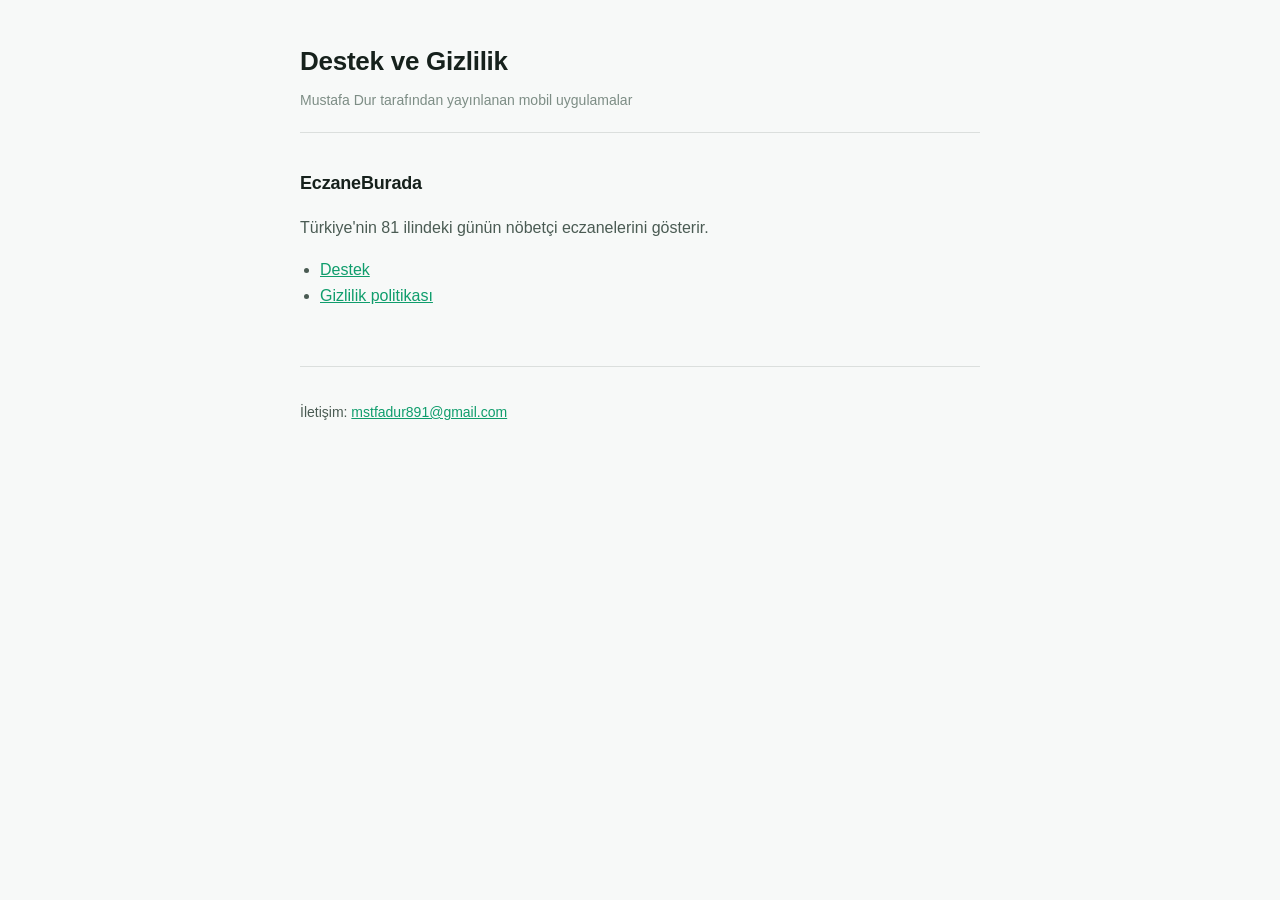
<file: docs/index.html>
<!DOCTYPE html>
<html lang="tr">
<head>
<meta charset="utf-8">
<meta name="viewport" content="width=device-width, initial-scale=1">
<title>Destek ve Gizlilik</title>
<link rel="stylesheet" href="ortak.css">
</head>
<body>

<header>
  <h1>Destek ve Gizlilik</h1>
  <p class="alt">Mustafa Dur tarafından yayınlanan mobil uygulamalar</p>
</header>

<h2>EczaneBurada</h2>
<p>Türkiye'nin 81 ilindeki günün nöbetçi eczanelerini gösterir.</p>
<ul>
  <li><a href="eczaneburada/destek.html">Destek</a></li>
  <li><a href="eczaneburada/gizlilik.html">Gizlilik politikası</a></li>
</ul>

<footer>
  <p>İletişim: <a href="mailto:mstfadur891@gmail.com">mstfadur891@gmail.com</a></p>
</footer>

</body>
</html>
</file>
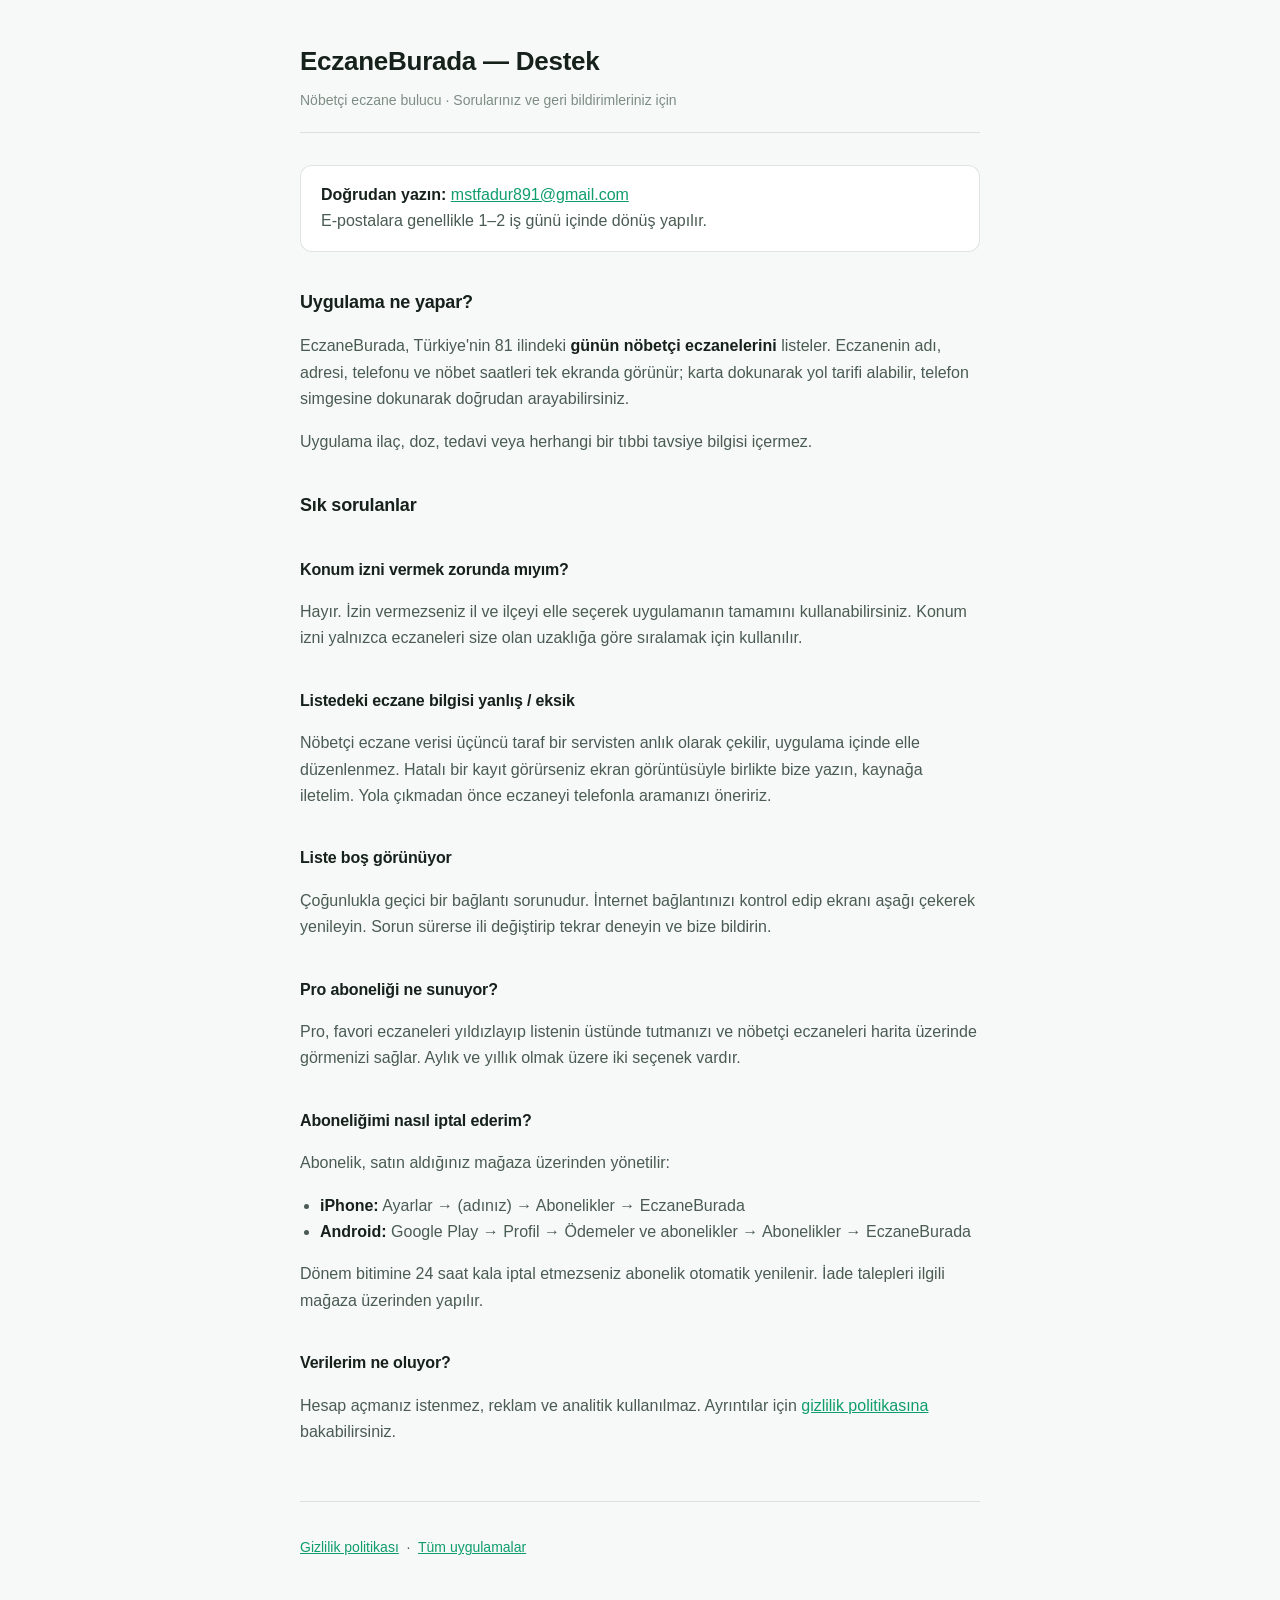
<file: docs/eczaneburada/destek.html>
<!DOCTYPE html>
<html lang="tr">
<head>
<meta charset="utf-8">
<meta name="viewport" content="width=device-width, initial-scale=1">
<title>EczaneBurada — Destek</title>
<link rel="stylesheet" href="../ortak.css">
</head>
<body>

<header>
  <h1>EczaneBurada — Destek</h1>
  <p class="alt">Nöbetçi eczane bulucu · Sorularınız ve geri bildirimleriniz için</p>
</header>

<div class="kart">
  <p><strong>Doğrudan yazın:</strong>
  <a href="mailto:mstfadur891@gmail.com">mstfadur891@gmail.com</a><br>
  E-postalara genellikle 1–2 iş günü içinde dönüş yapılır.</p>
</div>

<h2>Uygulama ne yapar?</h2>
<p>EczaneBurada, Türkiye'nin 81 ilindeki <strong>günün nöbetçi
eczanelerini</strong> listeler. Eczanenin adı, adresi, telefonu ve nöbet
saatleri tek ekranda görünür; karta dokunarak yol tarifi alabilir, telefon
simgesine dokunarak doğrudan arayabilirsiniz.</p>
<p>Uygulama ilaç, doz, tedavi veya herhangi bir tıbbi tavsiye bilgisi
içermez.</p>

<h2>Sık sorulanlar</h2>

<h2 style="font-size:16px">Konum izni vermek zorunda mıyım?</h2>
<p>Hayır. İzin vermezseniz il ve ilçeyi elle seçerek uygulamanın tamamını
kullanabilirsiniz. Konum izni yalnızca eczaneleri size olan uzaklığa göre
sıralamak için kullanılır.</p>

<h2 style="font-size:16px">Listedeki eczane bilgisi yanlış / eksik</h2>
<p>Nöbetçi eczane verisi üçüncü taraf bir servisten anlık olarak çekilir,
uygulama içinde elle düzenlenmez. Hatalı bir kayıt görürseniz ekran
görüntüsüyle birlikte bize yazın, kaynağa iletelim. Yola çıkmadan önce
eczaneyi telefonla aramanızı öneririz.</p>

<h2 style="font-size:16px">Liste boş görünüyor</h2>
<p>Çoğunlukla geçici bir bağlantı sorunudur. İnternet bağlantınızı kontrol
edip ekranı aşağı çekerek yenileyin. Sorun sürerse ili değiştirip tekrar
deneyin ve bize bildirin.</p>

<h2 style="font-size:16px">Pro aboneliği ne sunuyor?</h2>
<p>Pro, favori eczaneleri yıldızlayıp listenin üstünde tutmanızı ve nöbetçi
eczaneleri harita üzerinde görmenizi sağlar. Aylık ve yıllık olmak üzere iki
seçenek vardır.</p>

<h2 style="font-size:16px">Aboneliğimi nasıl iptal ederim?</h2>
<p>Abonelik, satın aldığınız mağaza üzerinden yönetilir:</p>
<ul>
  <li><strong>iPhone:</strong> Ayarlar → (adınız) → Abonelikler → EczaneBurada</li>
  <li><strong>Android:</strong> Google Play → Profil → Ödemeler ve abonelikler
  → Abonelikler → EczaneBurada</li>
</ul>
<p>Dönem bitimine 24 saat kala iptal etmezseniz abonelik otomatik yenilenir.
İade talepleri ilgili mağaza üzerinden yapılır.</p>

<h2 style="font-size:16px">Verilerim ne oluyor?</h2>
<p>Hesap açmanız istenmez, reklam ve analitik kullanılmaz. Ayrıntılar için
<a href="gizlilik.html">gizlilik politikasına</a> bakabilirsiniz.</p>

<footer>
  <p><a href="gizlilik.html">Gizlilik politikası</a> &nbsp;·&nbsp;
  <a href="../">Tüm uygulamalar</a></p>
</footer>

</body>
</html>
</file>
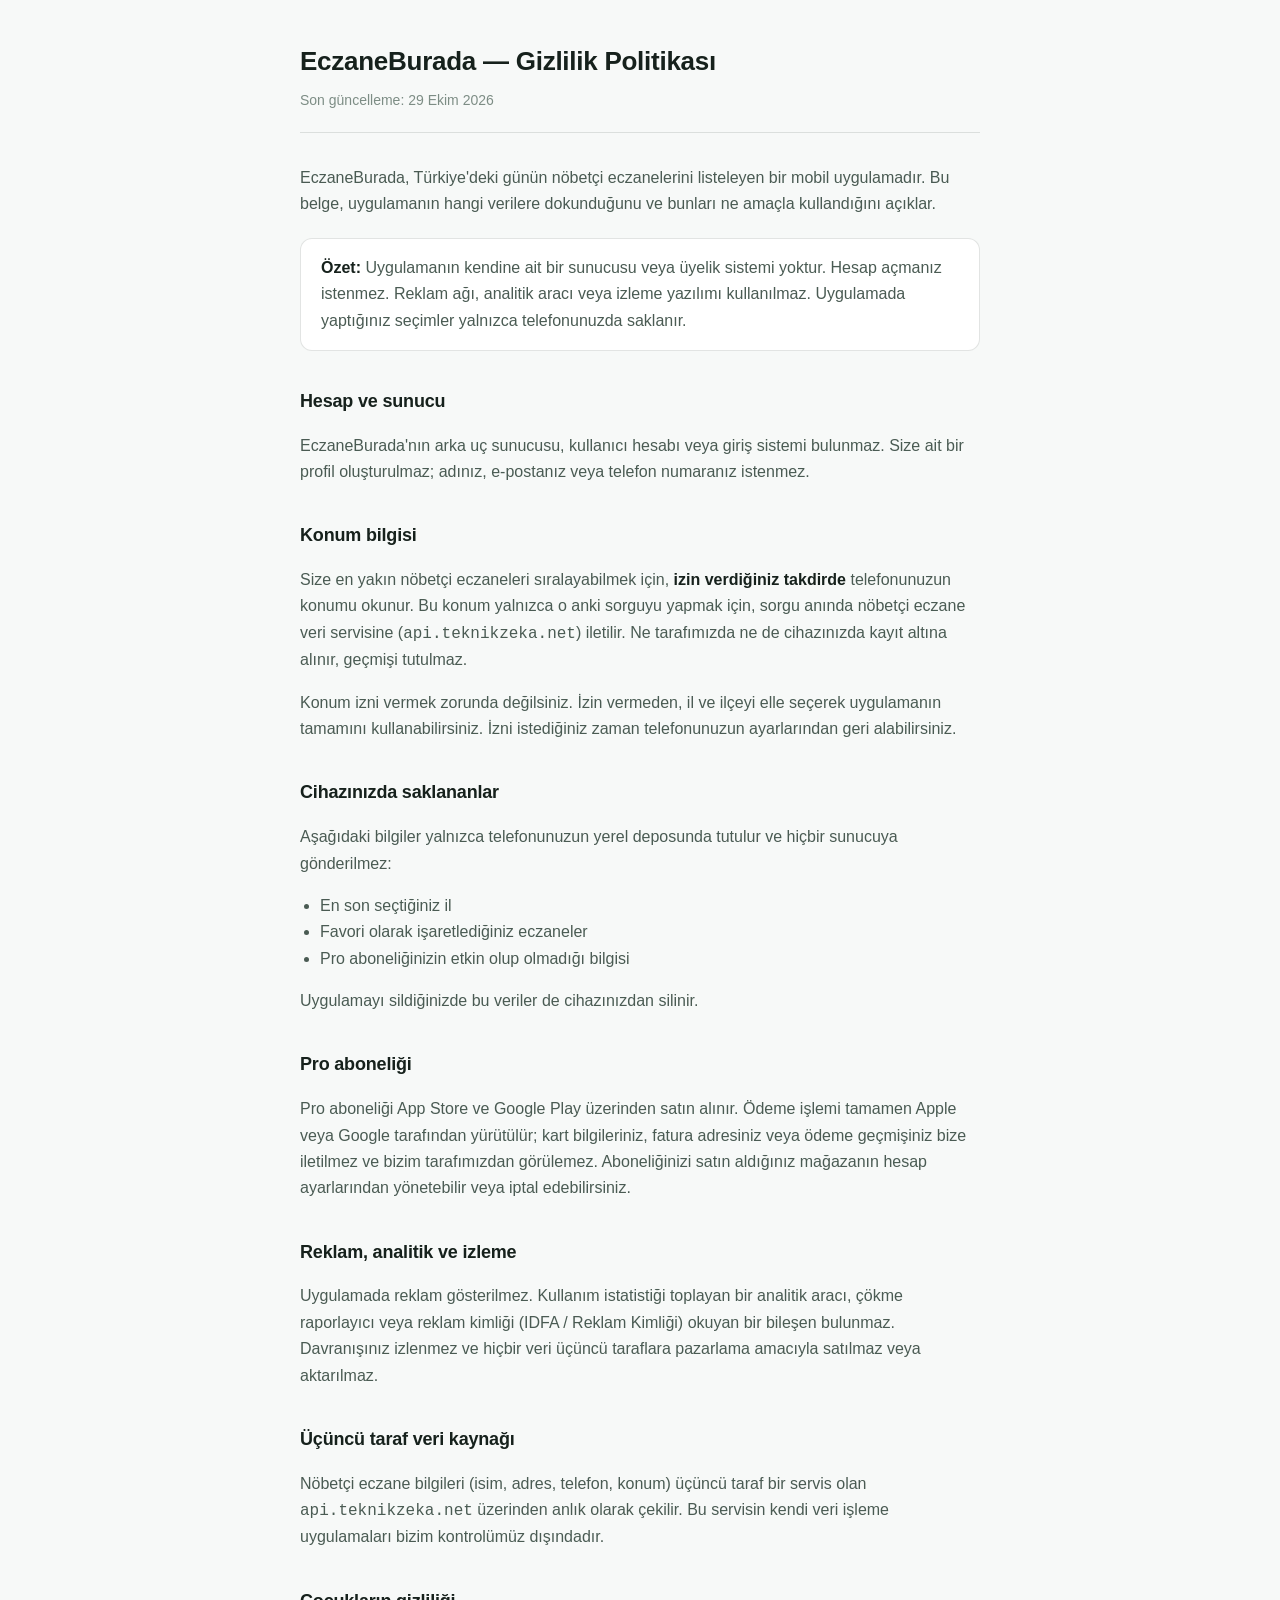
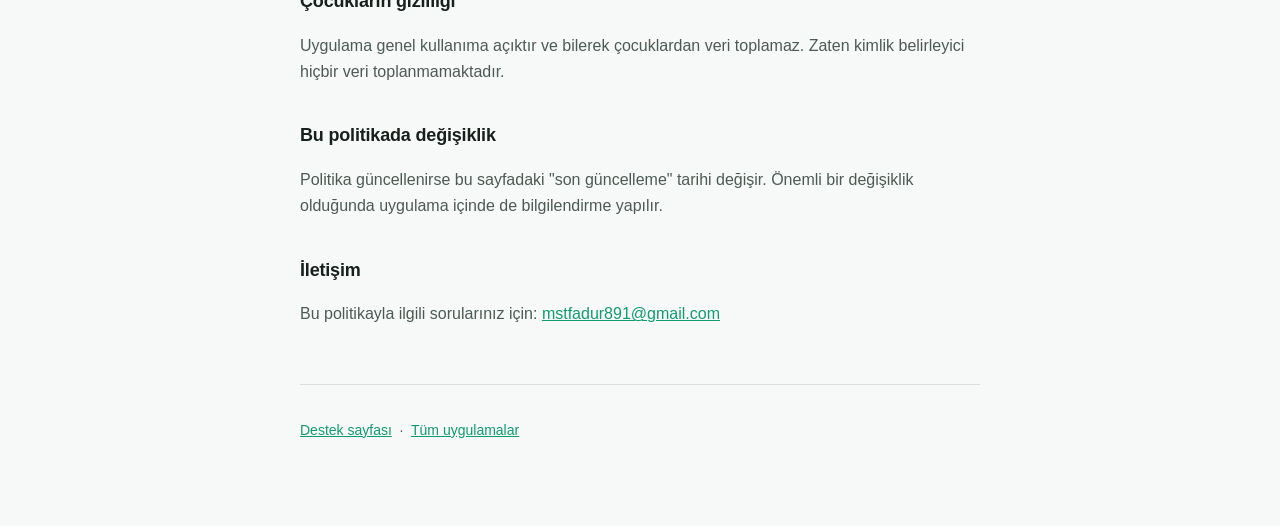
<file: docs/eczaneburada/gizlilik.html>
<!DOCTYPE html>
<html lang="tr">
<head>
<meta charset="utf-8">
<meta name="viewport" content="width=device-width, initial-scale=1">
<title>EczaneBurada — Gizlilik Politikası</title>
<link rel="stylesheet" href="../ortak.css">
</head>
<body>

<header>
  <h1>EczaneBurada — Gizlilik Politikası</h1>
  <p class="alt">Son güncelleme: 29 Ekim 2026</p>
</header>

<p>EczaneBurada, Türkiye'deki günün nöbetçi eczanelerini listeleyen bir mobil
uygulamadır. Bu belge, uygulamanın hangi verilere dokunduğunu ve bunları ne
amaçla kullandığını açıklar.</p>

<div class="kart">
  <p><strong>Özet:</strong> Uygulamanın kendine ait bir sunucusu veya üyelik
  sistemi yoktur. Hesap açmanız istenmez. Reklam ağı, analitik aracı veya
  izleme yazılımı kullanılmaz. Uygulamada yaptığınız seçimler yalnızca
  telefonunuzda saklanır.</p>
</div>

<h2>Hesap ve sunucu</h2>
<p>EczaneBurada'nın arka uç sunucusu, kullanıcı hesabı veya giriş sistemi
bulunmaz. Size ait bir profil oluşturulmaz; adınız, e-postanız veya telefon
numaranız istenmez.</p>

<h2>Konum bilgisi</h2>
<p>Size en yakın nöbetçi eczaneleri sıralayabilmek için, <strong>izin
verdiğiniz takdirde</strong> telefonunuzun konumu okunur. Bu konum yalnızca o
anki sorguyu yapmak için, sorgu anında nöbetçi eczane veri servisine
(<code>api.teknikzeka.net</code>) iletilir. Ne tarafımızda ne de cihazınızda
kayıt altına alınır, geçmişi tutulmaz.</p>
<p>Konum izni vermek zorunda değilsiniz. İzin vermeden, il ve ilçeyi elle
seçerek uygulamanın tamamını kullanabilirsiniz. İzni istediğiniz zaman
telefonunuzun ayarlarından geri alabilirsiniz.</p>

<h2>Cihazınızda saklananlar</h2>
<p>Aşağıdaki bilgiler yalnızca telefonunuzun yerel deposunda tutulur ve
hiçbir sunucuya gönderilmez:</p>
<ul>
  <li>En son seçtiğiniz il</li>
  <li>Favori olarak işaretlediğiniz eczaneler</li>
  <li>Pro aboneliğinizin etkin olup olmadığı bilgisi</li>
</ul>
<p>Uygulamayı sildiğinizde bu veriler de cihazınızdan silinir.</p>

<h2>Pro aboneliği</h2>
<p>Pro aboneliği App Store ve Google Play üzerinden satın alınır. Ödeme işlemi
tamamen Apple veya Google tarafından yürütülür; kart bilgileriniz, fatura
adresiniz veya ödeme geçmişiniz bize iletilmez ve bizim tarafımızdan
görülemez. Aboneliğinizi satın aldığınız mağazanın hesap ayarlarından
yönetebilir veya iptal edebilirsiniz.</p>

<h2>Reklam, analitik ve izleme</h2>
<p>Uygulamada reklam gösterilmez. Kullanım istatistiği toplayan bir analitik
aracı, çökme raporlayıcı veya reklam kimliği (IDFA / Reklam Kimliği) okuyan
bir bileşen bulunmaz. Davranışınız izlenmez ve hiçbir veri üçüncü taraflara
pazarlama amacıyla satılmaz veya aktarılmaz.</p>

<h2>Üçüncü taraf veri kaynağı</h2>
<p>Nöbetçi eczane bilgileri (isim, adres, telefon, konum) üçüncü taraf bir
servis olan <code>api.teknikzeka.net</code> üzerinden anlık olarak çekilir. Bu
servisin kendi veri işleme uygulamaları bizim kontrolümüz dışındadır.</p>

<h2>Çocukların gizliliği</h2>
<p>Uygulama genel kullanıma açıktır ve bilerek çocuklardan veri toplamaz.
Zaten kimlik belirleyici hiçbir veri toplanmamaktadır.</p>

<h2>Bu politikada değişiklik</h2>
<p>Politika güncellenirse bu sayfadaki "son güncelleme" tarihi değişir.
Önemli bir değişiklik olduğunda uygulama içinde de bilgilendirme yapılır.</p>

<h2>İletişim</h2>
<p>Bu politikayla ilgili sorularınız için:
<a href="mailto:mstfadur891@gmail.com">mstfadur891@gmail.com</a></p>

<footer>
  <p><a href="destek.html">Destek sayfası</a> &nbsp;·&nbsp;
  <a href="../">Tüm uygulamalar</a></p>
</footer>

</body>
</html>
</file>
<file: docs/ortak.css>
:root{
  --paper:#F7F9F8; --ink:#16211C; --brand:#0F9D6C;
  --text2:#4A5B53; --text3:#7D8D85; --line:rgba(22,33,28,.12); --card:#fff;
}
@media (prefers-color-scheme:dark){
  :root{
    --paper:#101714; --ink:#E8F0EC; --brand:#2FD39A;
    --text2:#A8B8B0; --text3:#7D8D85; --line:rgba(232,240,236,.14); --card:#17211D;
  }
}
*{box-sizing:border-box}
body{
  font:16px/1.65 -apple-system,BlinkMacSystemFont,"Segoe UI",Roboto,sans-serif;
  background:var(--paper); color:var(--ink);
  max-width:720px; margin:0 auto; padding:40px 20px 72px;
}
header{border-bottom:1px solid var(--line); padding-bottom:20px; margin-bottom:32px}
h1{font-size:26px; margin:0 0 6px; letter-spacing:-.01em}
h2{font-size:18px; margin:36px 0 10px; letter-spacing:-.01em}
.alt{color:var(--text3); font-size:14px; margin:0}
p,li{color:var(--text2)}
strong{color:var(--ink)}
a{color:var(--brand)}
ul{padding-left:20px}
.kart{
  background:var(--card); border:1px solid var(--line);
  border-radius:12px; padding:16px 20px; margin:20px 0;
}
.kart p:last-child{margin-bottom:0}
.kart p:first-child{margin-top:0}
footer{margin-top:56px; padding-top:20px; border-top:1px solid var(--line); font-size:14px; color:var(--text3)}
</file>
